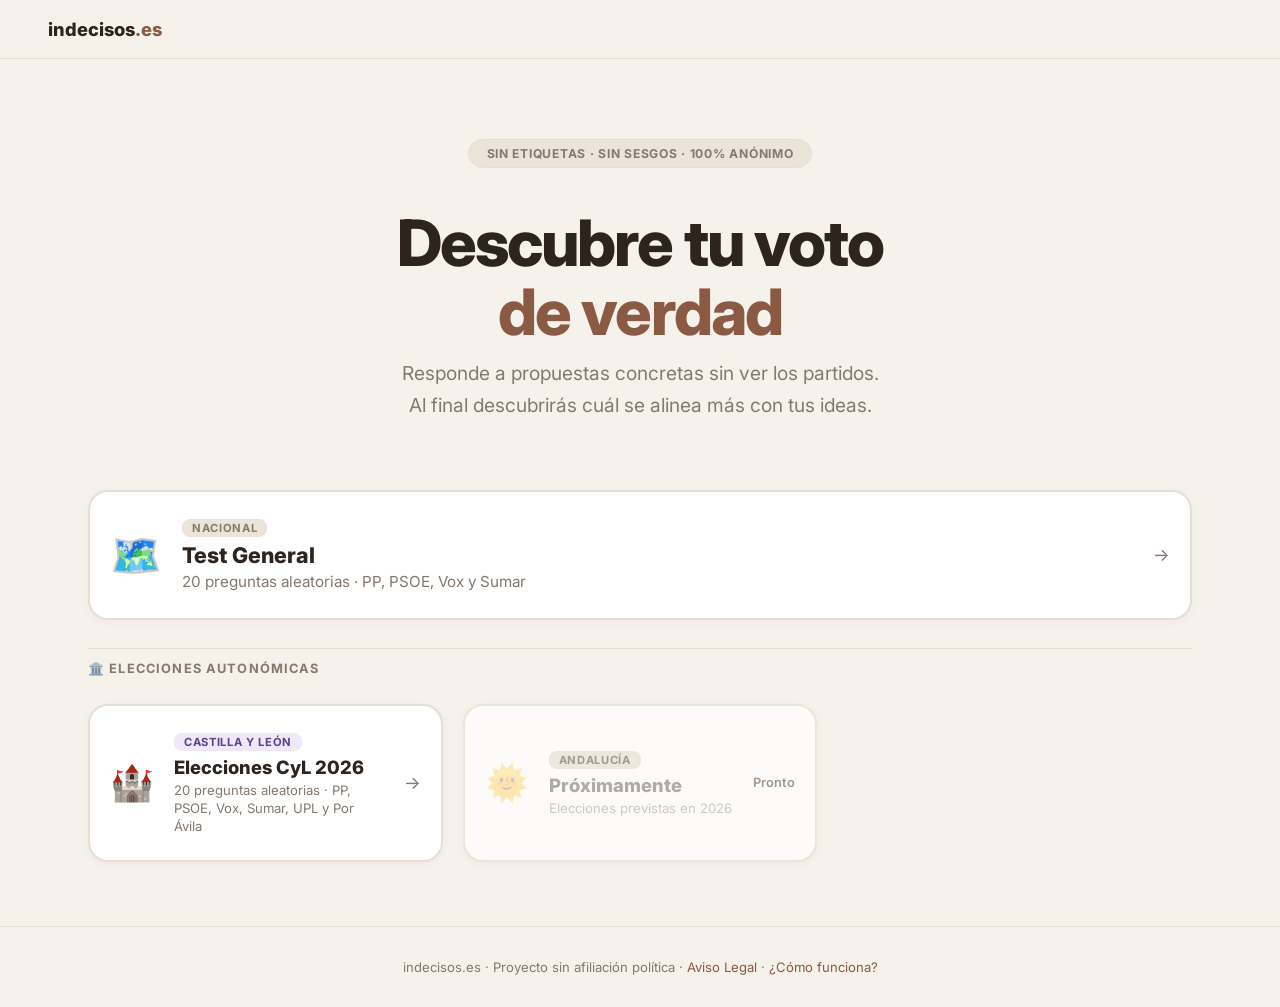
<file: index.html>
<!DOCTYPE html>
<html lang="es">
<head>
  <meta charset="UTF-8">
  <meta name="viewport" content="width=device-width, initial-scale=1.0">
  <title>indecisos.es — Orienta tu voto sin etiquetas</title>
  <link rel="preconnect" href="https://fonts.googleapis.com">
  <link href="https://fonts.googleapis.com/css2?family=Inter:wght@400;600;700;800&display=swap" rel="stylesheet">
  <link rel="icon" type="image/svg+xml" href="/favicon.svg">
  <link rel="icon" type="image/png" sizes="96x96" href="/favicon-96x96.png">
  <link rel="shortcut icon" href="/favicon.ico">
  <link rel="apple-touch-icon" sizes="180x180" href="/apple-touch-icon.png">
  <link rel="manifest" href="/site.webmanifest">
  <link rel="stylesheet" href="styles.css">
  <!-- SEO -->
  <meta name="description" content="Descubre qué partido político se alinea más con tus ideas. Responde a propuestas reales sin ver los partidos. 100% anónimo y gratuito.">
  <meta name="robots" content="index, follow">
  <link rel="canonical" href="https://indecisos.es/">
  <!-- Open Graph -->
  <meta property="og:type" content="website">
  <meta property="og:url" content="https://indecisos.es/">
  <meta property="og:title" content="indecisos.es — Descubre tu voto de verdad">
  <meta property="og:description" content="Responde a propuestas concretas sin ver los partidos. Al final descubrirás cuál se alinea más con tus ideas. 100% anónimo.">
  <meta property="og:image" content="https://indecisos.es/og-image.png">
  <meta property="og:locale" content="es_ES">
  <!-- Twitter Card -->
  <meta name="twitter:card" content="summary_large_image">
  <meta name="twitter:title" content="indecisos.es — Descubre tu voto de verdad">
  <meta name="twitter:description" content="Responde a propuestas concretas sin ver los partidos. 100% anónimo y gratuito.">
  <meta name="twitter:image" content="https://indecisos.es/og-image.png">
  <!-- Analytics: sustituir TU-DOMINIO por indecisos.es una vez configurado en plausible.io -->
  <script defer data-domain="indecisos.es" src="https://plausible.io/js/script.js"></script>
</head>
<body>

<nav class="site-nav">
  <a href="/" class="nav-logo">indecisos<span>.es</span></a>
</nav>

<section class="landing-hero">
  <span class="hero-badge">Sin etiquetas · Sin sesgos · 100% anónimo</span>
  <h1>Descubre tu voto<br><em>de verdad</em></h1>
  <p>Responde a propuestas concretas sin ver los partidos.<br>Al final descubrirás cuál se alinea más con tus ideas.</p>
</section>

<main class="landing-grid wrap">

<a href="generales/index.html" class="landing-card landing-card--nacional">
    <div class="lc-icon">🗺️</div>
    <div class="lc-body">
      <span class="lc-tag">Nacional</span>
      <h2 class="lc-title">Test General</h2>
      <p class="lc-desc">20 preguntas aleatorias · PP, PSOE, Vox y Sumar</p>
    </div>
    <span class="lc-arrow">→</span>
  </a>

  <div class="landing-section-title">
    <span>🏛️ Elecciones autonómicas</span>
  </div>

<a href="cyl/index.html" class="landing-card landing-card--cyl">
    <div class="lc-icon">🏰</div>
    <div class="lc-body">
      <span class="lc-tag lc-tag--cyl">Castilla y León</span>
      <h2 class="lc-title">Elecciones CyL 2026</h2>
      <p class="lc-desc">20 preguntas aleatorias · PP, PSOE, Vox, Sumar, UPL y Por Ávila</p>
    </div>
    <span class="lc-arrow">→</span>
  </a>

  <div class="landing-card landing-card--soon">
    <div class="lc-icon" style="opacity:0.4">🌞</div>
    <div class="lc-body">
      <span class="lc-tag">Andalucía</span>
      <h2 class="lc-title" style="opacity:0.5">Próximamente</h2>
      <p class="lc-desc" style="opacity:0.5">Elecciones previstas en 2026</p>
    </div>
    <span class="lc-coming">Pronto</span>
  </div>

</main>

<footer class="site-footer">
  <p>indecisos.es · Proyecto sin afiliación política · <a href="aviso-legal.html">Aviso Legal</a> · <a href="como-funciona.html">¿Cómo funciona?</a></p>
</footer>

<script>if("serviceWorker" in navigator){navigator.serviceWorker.register("/sw.js").catch(()=>{})}</script>
</body>
</html>
</file>
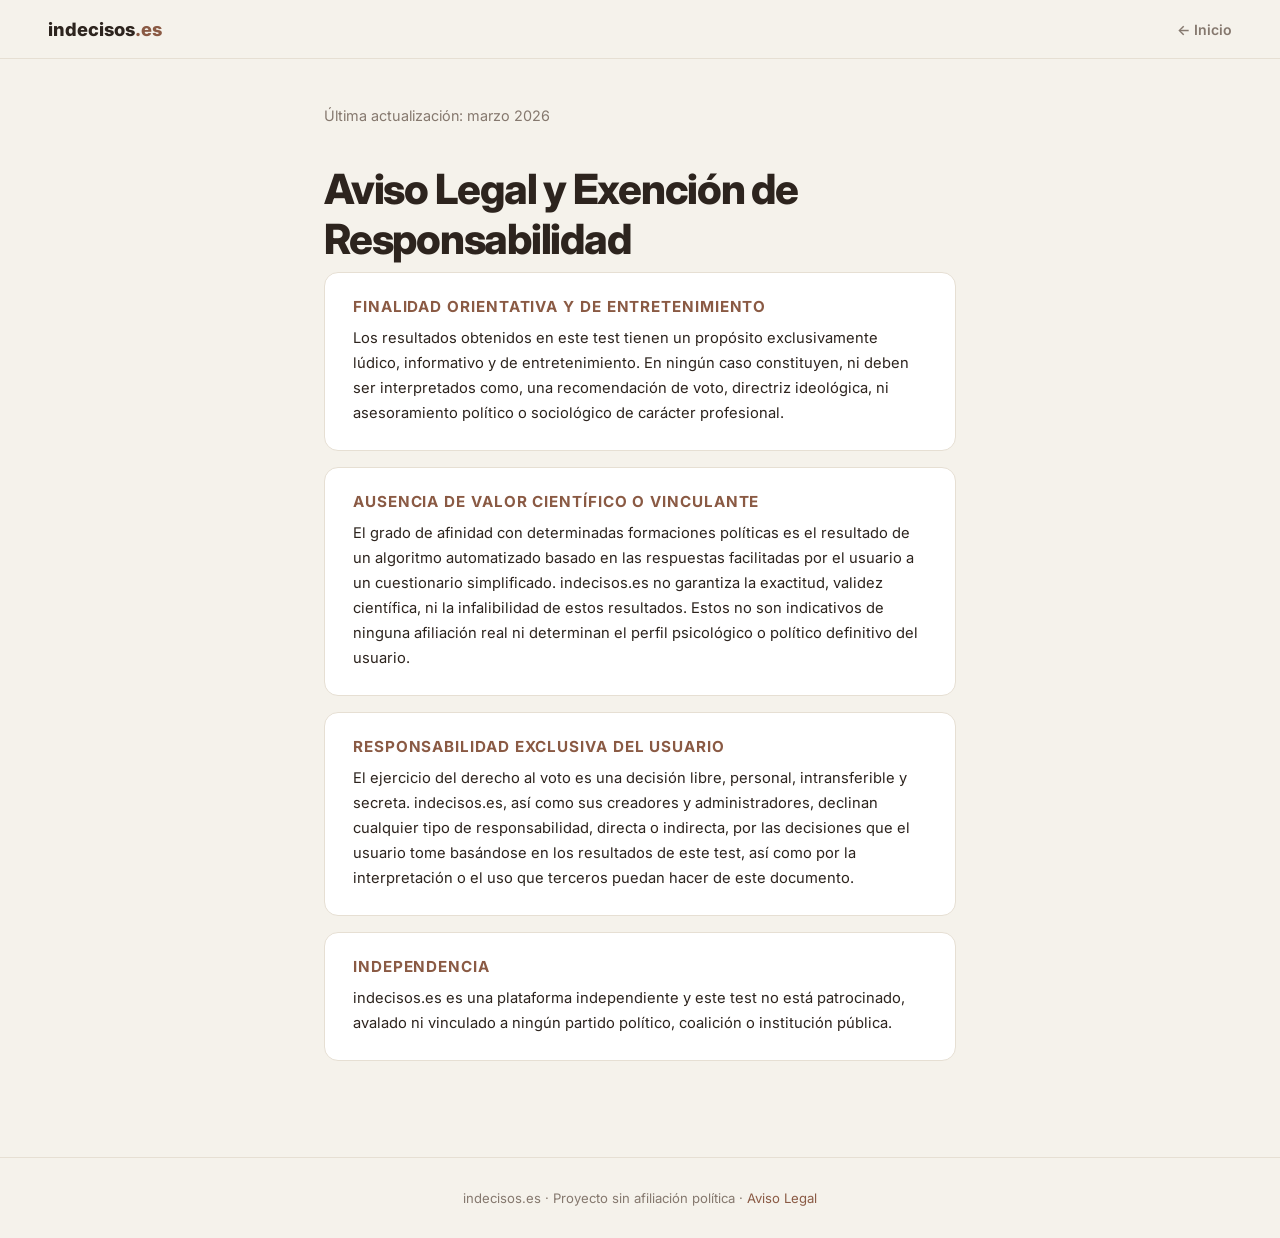
<file: aviso-legal.html>
<!DOCTYPE html>
<html lang="es">
<head>
  <meta charset="UTF-8">
  <meta name="viewport" content="width=device-width, initial-scale=1.0">
  <title>Aviso Legal — indecisos.es</title>
  <link rel="preconnect" href="https://fonts.googleapis.com">
  <link href="https://fonts.googleapis.com/css2?family=Inter:wght@400;600;700;800&display=swap" rel="stylesheet">
  <link rel="icon" type="image/svg+xml" href="/favicon.svg">
  <link rel="icon" type="image/png" sizes="96x96" href="/favicon-96x96.png">
  <link rel="shortcut icon" href="/favicon.ico">
  <link rel="apple-touch-icon" sizes="180x180" href="/apple-touch-icon.png">
  <link rel="manifest" href="/site.webmanifest">
  <link rel="stylesheet" href="styles.css">
  <style>
    .legal-wrap {
      max-width: 680px;
      margin: 0 auto;
      padding: 48px 24px 80px;
    }
    .legal-back {
      display: inline-block;
      font-size: 0.88rem;
      font-weight: 600;
      color: var(--muted);
      text-decoration: none;
      margin-bottom: 32px;
    }
    .legal-back:hover { color: var(--text); }
    .legal-title {
      font-size: clamp(1.8rem, 5vw, 2.6rem);
      font-weight: 800;
      letter-spacing: -0.03em;
      color: var(--text);
      margin-bottom: 8px;
    }
    .legal-subtitle {
      font-size: 0.9rem;
      color: var(--muted);
      margin-bottom: 40px;
    }
    .legal-section {
      background: var(--card);
      border: 1px solid var(--border);
      border-radius: 14px;
      padding: 24px 28px;
      margin-bottom: 16px;
    }
    .legal-section h2 {
      font-size: 0.95rem;
      font-weight: 700;
      color: var(--accent);
      text-transform: uppercase;
      letter-spacing: 0.06em;
      margin-bottom: 10px;
    }
    .legal-section p {
      font-size: 0.92rem;
      color: var(--text);
      line-height: 1.7;
    }
  </style>
  <!-- Analytics: sustituir TU-DOMINIO por indecisos.es una vez configurado en plausible.io -->
  <script defer data-domain="indecisos.es" src="https://plausible.io/js/script.js"></script>
</head>
<body>

<nav class="site-nav">
  <a href="index.html" class="nav-logo">indecisos<span>.es</span></a>
  <a href="index.html" class="nav-link">← Inicio</a>
</nav>

<div class="legal-wrap">
  <p class="legal-subtitle">Última actualización: marzo 2026</p>
  <h1 class="legal-title">Aviso Legal y Exención de Responsabilidad</h1>

  <div class="legal-section">
    <h2>Finalidad orientativa y de entretenimiento</h2>
    <p>Los resultados obtenidos en este test tienen un propósito exclusivamente lúdico, informativo y de entretenimiento. En ningún caso constituyen, ni deben ser interpretados como, una recomendación de voto, directriz ideológica, ni asesoramiento político o sociológico de carácter profesional.</p>
  </div>

  <div class="legal-section">
    <h2>Ausencia de valor científico o vinculante</h2>
    <p>El grado de afinidad con determinadas formaciones políticas es el resultado de un algoritmo automatizado basado en las respuestas facilitadas por el usuario a un cuestionario simplificado. indecisos.es no garantiza la exactitud, validez científica, ni la infalibilidad de estos resultados. Estos no son indicativos de ninguna afiliación real ni determinan el perfil psicológico o político definitivo del usuario.</p>
  </div>

  <div class="legal-section">
    <h2>Responsabilidad exclusiva del usuario</h2>
    <p>El ejercicio del derecho al voto es una decisión libre, personal, intransferible y secreta. indecisos.es, así como sus creadores y administradores, declinan cualquier tipo de responsabilidad, directa o indirecta, por las decisiones que el usuario tome basándose en los resultados de este test, así como por la interpretación o el uso que terceros puedan hacer de este documento.</p>
  </div>

  <div class="legal-section">
    <h2>Independencia</h2>
    <p>indecisos.es es una plataforma independiente y este test no está patrocinado, avalado ni vinculado a ningún partido político, coalición o institución pública.</p>
  </div>
</div>

<footer class="site-footer">
  <p>indecisos.es · Proyecto sin afiliación política · <a href="aviso-legal.html">Aviso Legal</a></p>
</footer>

</body>
</html>
</file>
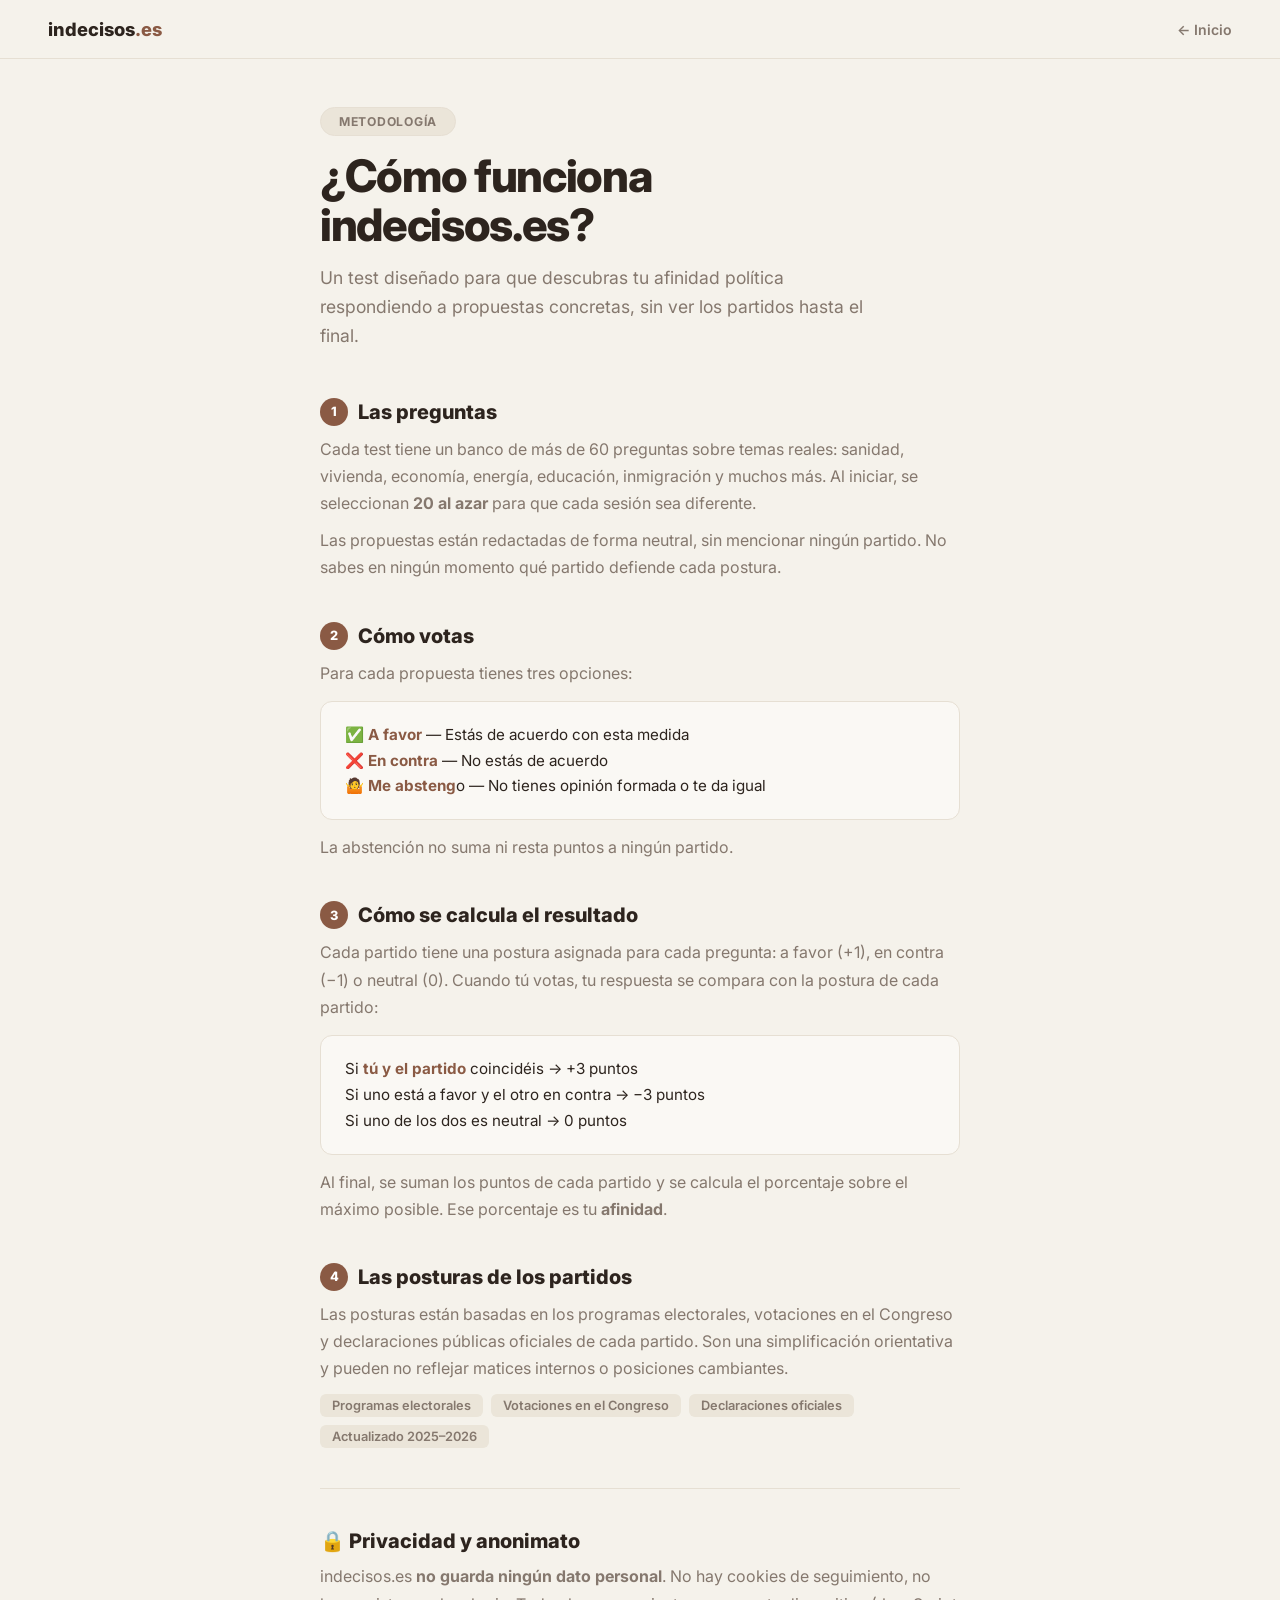
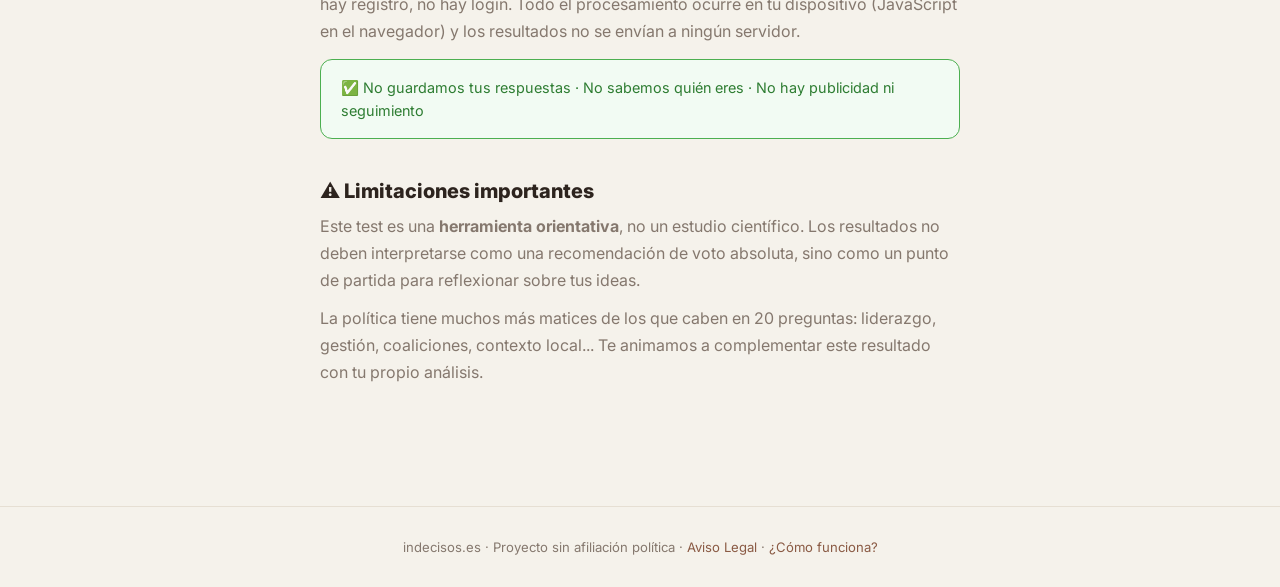
<file: como-funciona.html>
<!DOCTYPE html>
<html lang="es">
<head>
  <meta charset="UTF-8">
  <meta name="viewport" content="width=device-width, initial-scale=1.0">
  <title>¿Cómo funciona? — indecisos.es</title>
  <link rel="preconnect" href="https://fonts.googleapis.com">
  <link href="https://fonts.googleapis.com/css2?family=Inter:wght@400;600;700;800&display=swap" rel="stylesheet">
  <link rel="icon" type="image/svg+xml" href="/favicon.svg">
  <link rel="stylesheet" href="styles.css">
  <meta name="description" content="Cómo funciona indecisos.es: metodología del test, cómo se calcula el resultado y por qué es anónimo.">
  <style>
    .cf-wrap { max-width: 680px; margin: 0 auto; padding: 48px 20px 80px; }
    .cf-title { font-size: clamp(2rem, 5vw, 2.8rem); font-weight: 800; letter-spacing: -0.03em; margin-bottom: 12px; line-height: 1.1; }
    .cf-lead  { font-size: 1.1rem; color: var(--muted); line-height: 1.65; margin-bottom: 48px; max-width: 560px; }
    .cf-block { margin-bottom: 40px; }
    .cf-block h2 { font-size: 1.25rem; font-weight: 800; margin-bottom: 10px; display: flex; align-items: center; gap: 10px; }
    .cf-block p  { font-size: 1rem; color: var(--muted); line-height: 1.7; margin-bottom: 10px; }
    .cf-block p:last-child { margin-bottom: 0; }
    .cf-num { display: inline-flex; align-items: center; justify-content: center; width: 28px; height: 28px; background: var(--accent); color: white; border-radius: 50%; font-size: 0.8rem; font-weight: 800; flex-shrink: 0; }
    .cf-divider { border: none; border-top: 1px solid var(--border); margin: 40px 0; }
    .cf-formula { background: #FAF8F4; border: 1px solid var(--border); border-radius: 12px; padding: 20px 24px; margin: 14px 0; font-size: 0.95rem; color: var(--text); line-height: 1.7; }
    .cf-formula strong { color: var(--accent); }
    .cf-tag-row { display: flex; flex-wrap: wrap; gap: 8px; margin-top: 12px; }
    .cf-tag { background: #EBE5D9; border-radius: 6px; padding: 4px 12px; font-size: 0.8rem; font-weight: 600; color: var(--muted); }
    .cf-alert { background: #F2FBF3; border: 1px solid #4CAF50; border-radius: 12px; padding: 16px 20px; font-size: 0.9rem; color: #2E7D32; line-height: 1.6; margin-top: 14px; }
    @media (max-width: 599px) {
      .cf-wrap { padding: 32px 16px 60px; }
      .cf-lead { margin-bottom: 32px; font-size: 1rem; }
      .cf-block { margin-bottom: 28px; }
    }
  </style>
  <!-- Analytics: sustituir TU-DOMINIO por indecisos.es una vez configurado en plausible.io -->
  <script defer data-domain="indecisos.es" src="https://plausible.io/js/script.js"></script>
</head>
<body>

<nav class="site-nav">
  <a href="/" class="nav-logo">indecisos<span>.es</span></a>
  <a href="/" class="nav-link">← Inicio</a>
</nav>

<div class="cf-wrap">

  <p class="hero-badge" style="display:inline-block;margin-bottom:16px">Metodología</p>
  <h1 class="cf-title">¿Cómo funciona<br>indecisos.es?</h1>
  <p class="cf-lead">Un test diseñado para que descubras tu afinidad política respondiendo a propuestas concretas, sin ver los partidos hasta el final.</p>

  <div class="cf-block">
    <h2><span class="cf-num">1</span> Las preguntas</h2>
    <p>Cada test tiene un banco de más de 60 preguntas sobre temas reales: sanidad, vivienda, economía, energía, educación, inmigración y muchos más. Al iniciar, se seleccionan <strong>20 al azar</strong> para que cada sesión sea diferente.</p>
    <p>Las propuestas están redactadas de forma neutral, sin mencionar ningún partido. No sabes en ningún momento qué partido defiende cada postura.</p>
  </div>

  <div class="cf-block">
    <h2><span class="cf-num">2</span> Cómo votas</h2>
    <p>Para cada propuesta tienes tres opciones:</p>
    <div class="cf-formula">
      ✅ <strong>A favor</strong> — Estás de acuerdo con esta medida<br>
      ❌ <strong>En contra</strong> — No estás de acuerdo<br>
      🤷 <strong>Me absteng</strong>o — No tienes opinión formada o te da igual
    </div>
    <p>La abstención no suma ni resta puntos a ningún partido.</p>
  </div>

  <div class="cf-block">
    <h2><span class="cf-num">3</span> Cómo se calcula el resultado</h2>
    <p>Cada partido tiene una postura asignada para cada pregunta: a favor (+1), en contra (−1) o neutral (0). Cuando tú votas, tu respuesta se compara con la postura de cada partido:</p>
    <div class="cf-formula">
      Si <strong>tú y el partido</strong> coincidéis → +3 puntos<br>
      Si uno está a favor y el otro en contra → −3 puntos<br>
      Si uno de los dos es neutral → 0 puntos
    </div>
    <p>Al final, se suman los puntos de cada partido y se calcula el porcentaje sobre el máximo posible. Ese porcentaje es tu <strong>afinidad</strong>.</p>
  </div>

  <div class="cf-block">
    <h2><span class="cf-num">4</span> Las posturas de los partidos</h2>
    <p>Las posturas están basadas en los programas electorales, votaciones en el Congreso y declaraciones públicas oficiales de cada partido. Son una simplificación orientativa y pueden no reflejar matices internos o posiciones cambiantes.</p>
    <div class="cf-tag-row">
      <span class="cf-tag">Programas electorales</span>
      <span class="cf-tag">Votaciones en el Congreso</span>
      <span class="cf-tag">Declaraciones oficiales</span>
      <span class="cf-tag">Actualizado 2025–2026</span>
    </div>
  </div>

  <hr class="cf-divider">

  <div class="cf-block">
    <h2>🔒 Privacidad y anonimato</h2>
    <p>indecisos.es <strong>no guarda ningún dato personal</strong>. No hay cookies de seguimiento, no hay registro, no hay login. Todo el procesamiento ocurre en tu dispositivo (JavaScript en el navegador) y los resultados no se envían a ningún servidor.</p>
    <div class="cf-alert">✅ No guardamos tus respuestas · No sabemos quién eres · No hay publicidad ni seguimiento</div>
  </div>

  <div class="cf-block">
    <h2>⚠️ Limitaciones importantes</h2>
    <p>Este test es una <strong>herramienta orientativa</strong>, no un estudio científico. Los resultados no deben interpretarse como una recomendación de voto absoluta, sino como un punto de partida para reflexionar sobre tus ideas.</p>
    <p>La política tiene muchos más matices de los que caben en 20 preguntas: liderazgo, gestión, coaliciones, contexto local... Te animamos a complementar este resultado con tu propio análisis.</p>
  </div>

</div>

<footer class="site-footer">
  <p>indecisos.es · Proyecto sin afiliación política · <a href="aviso-legal.html">Aviso Legal</a> · <a href="como-funciona.html">¿Cómo funciona?</a></p>
</footer>

</body>
</html>
</file>
<file: styles.css>
/* ══════════════════════════════════════════════
   indecisos.es — styles.css (v5 — limpio y definitivo)
   ══════════════════════════════════════════════ */

/* ── VARIABLES ── */
:root {
  --psoe:         #FF0000;
  --sumar:        #E91E8C;
  --pp:           #0056A2;
  --vox:          #63BE21;
  --bg:           #F5F2EB;
  --card:         #FFFFFF;
  --border:       #E6DFD3;
  --text:         #2D241E;
  --muted:        #85786E;
  --accent:       #8A5A44;
  --accent-hover: #734A36;
  --space-xs:  8px;
  --space-sm:  12px;
  --space-md:  20px;
  --space-lg:  32px;
  --space-xl:  48px;
  --space-2xl: 64px;
  --radius-sm:   8px;
  --radius-md:  12px;
  --radius-lg:  16px;
  --radius-xl:  20px;
  --radius-pill: 100px;
}

/* ── RESET ── */
*, *::before, *::after { box-sizing: border-box; margin: 0; padding: 0; }

body {
  font-family: 'Inter', sans-serif;
  background: var(--bg);
  color: var(--text);
  min-height: 100vh;
  overflow-x: hidden;
  -webkit-font-smoothing: antialiased;
}

/* ══════════════════════════════════════════════
   NAVEGACIÓN
   ══════════════════════════════════════════════ */
.site-nav {
  display: flex;
  align-items: center;
  justify-content: space-between;
  padding: 16px var(--space-md);
  border-bottom: 1px solid var(--border);
}
.nav-logo { font-weight: 800; font-size: 1.05rem; color: var(--text); text-decoration: none; }
.nav-logo span { color: var(--accent); }
.nav-link { font-size: 0.88rem; font-weight: 600; color: var(--muted); text-decoration: none; }
.nav-link:hover { color: var(--text); }

/* ══════════════════════════════════════════════
   LANDING — HERO
   ══════════════════════════════════════════════ */
.landing-hero {
  text-align: center;
  padding: var(--space-2xl) var(--space-md) var(--space-lg);
  max-width: 860px;
  margin: 0 auto;
}
.landing-hero h1 {
  font-size: clamp(2.6rem, 7vw, 4.8rem);
  font-weight: 800; line-height: 1.08; letter-spacing: -0.03em;
  margin: var(--space-md) 0 var(--space-sm);
}
.landing-hero h1 em { font-style: normal; color: var(--accent); }
.landing-hero p {
  font-size: 1.1rem; color: var(--muted);
  max-width: 520px; margin: 0 auto var(--space-md); line-height: 1.65;
}
.hero-badge {
  display: inline-block; background: #EBE5D9; border: 1px solid var(--border);
  border-radius: var(--radius-pill); padding: 6px 18px;
  font-size: 0.76rem; font-weight: 700; letter-spacing: 0.06em;
  color: var(--muted); text-transform: uppercase; margin-bottom: var(--space-md);
}

/* ══════════════════════════════════════════════
   LANDING — GRID DE TESTS
   ══════════════════════════════════════════════ */
.wrap { max-width: 960px; margin: 0 auto; padding: 0 var(--space-md) var(--space-2xl); }
.landing-grid { display: grid; grid-template-columns: 1fr; gap: var(--space-sm); padding-bottom: var(--space-2xl); }
.landing-section-title {
  grid-column: 1 / -1; display: flex; align-items: center;
  padding: var(--space-sm) 0 var(--space-xs); font-size: 0.8rem; font-weight: 700;
  color: var(--muted); text-transform: uppercase; letter-spacing: 0.09em;
  border-top: 1px solid var(--border); margin-top: var(--space-xs);
}
.landing-card {
  position: relative; display: flex; align-items: center; gap: var(--space-md);
  background: var(--card); border: 2px solid var(--border); border-radius: var(--radius-lg);
  padding: var(--space-md) 20px; text-decoration: none; color: var(--text);
  transition: transform 0.2s, box-shadow 0.2s, border-color 0.2s;
  box-shadow: 0 2px 8px rgba(45,36,30,0.04); overflow: hidden;
}
.landing-card:not(.landing-card--soon):hover { transform: translateY(-2px); box-shadow: 0 8px 24px rgba(45,36,30,0.10); }
.landing-card--cyl:hover     { border-color: #7B5EA7; }
.landing-card--nacional:hover { border-color: var(--accent); }
.landing-card--soon { cursor: default; opacity: 0.72; }
.lc-urgente-badge {
  position: absolute; top: 10px; right: 10px;
  background: #FFECEC; color: #C0392B; border: 1px solid #FFCDD2;
  border-radius: var(--radius-sm); padding: 3px 8px; font-size: 0.62rem; font-weight: 700;
  animation: pulse 1.8s ease-in-out infinite;
}
@keyframes pulse { 0%,100%{opacity:1} 50%{opacity:0.55} }
.lc-icon  { font-size: 2rem; flex-shrink: 0; }
.lc-body  { flex: 1; min-width: 0; }
.lc-tag {
  display: inline-block; background: #EBE5D9; color: var(--muted);
  border-radius: var(--radius-sm); padding: 2px 10px; font-size: 0.7rem; font-weight: 700;
  text-transform: uppercase; letter-spacing: 0.06em; margin-bottom: 5px;
}
.lc-tag--cyl { background: #EEE8F7; color: #5D3F8F; }
.lc-title { font-size: 1.05rem; font-weight: 800; margin-bottom: 3px; }
.lc-desc  { font-size: 0.82rem; color: var(--muted); line-height: 1.4; }
.lc-date  { font-size: 0.78rem; color: var(--accent); font-weight: 600; margin-top: 4px; }
.lc-arrow { font-size: 1.1rem; color: var(--muted); flex-shrink: 0; }
.lc-coming { font-size: 0.8rem; font-weight: 600; color: var(--muted); white-space: nowrap; }

/* ══════════════════════════════════════════════
   FOOTER
   ══════════════════════════════════════════════ */
.site-footer {
  text-align: center; padding: var(--space-lg) var(--space-md);
  border-top: 1px solid var(--border); font-size: 0.82rem; color: var(--muted);
}
.site-footer a { color: var(--accent); text-decoration: none; }
.site-footer a:hover { text-decoration: underline; }

/* ══════════════════════════════════════════════
   TEST — HERO DE INICIO
   ══════════════════════════════════════════════ */
.hero {
  text-align: center; padding: var(--space-2xl) var(--space-md) var(--space-xl);
  max-width: 700px; margin: 0 auto;
}
.hero h1 {
  font-size: clamp(2.2rem, 6vw, 3.6rem); font-weight: 800;
  line-height: 1.1; letter-spacing: -0.03em; color: var(--text); margin-bottom: var(--space-sm);
}
.hero p { font-size: 1.05rem; color: var(--muted); max-width: 480px; margin: 0 auto var(--space-lg); line-height: 1.65; }
.how-it-works {
  display: flex; gap: var(--space-sm); justify-content: center;
  flex-wrap: wrap; margin: 0 auto var(--space-lg); max-width: 560px;
}
.how-step {
  background: var(--card); border: 1px solid var(--border); border-radius: var(--radius-md);
  padding: var(--space-sm) var(--space-md); font-size: 0.85rem; color: var(--text);
  max-width: 170px; min-width: 130px; text-align: center; line-height: 1.5;
  box-shadow: 0 2px 8px rgba(45,36,30,0.04);
}
.step-icon { display: block; margin: 0 auto var(--space-xs); font-size: 1.5rem; color: var(--accent); }
.step-icon svg { width: 26px; height: 26px; }
.btn-start {
  display: block; width: 100%; max-width: 360px; margin: 0 auto;
  background: var(--accent); border: none; border-radius: var(--radius-md); padding: 16px;
  font-family: inherit; font-size: 1.05rem; font-weight: 700; color: white;
  cursor: pointer; box-shadow: 0 4px 14px rgba(138,90,68,0.28); transition: background 0.2s, transform 0.2s;
}
.btn-start:hover { background: var(--accent-hover); transform: translateY(-1px); }
.start-sub { text-align: center; color: var(--muted); font-size: 0.8rem; margin-top: var(--space-sm); }

/* ══════════════════════════════════════════════
   TEST — CARD + PROGRESO
   ══════════════════════════════════════════════ */
.card {
  background: var(--card); border: 1px solid var(--border); border-radius: var(--radius-lg);
  padding: var(--space-lg); box-shadow: 0 8px 24px -4px rgba(45,36,30,0.07);
}
.progress-wrap { display: flex; align-items: center; gap: var(--space-sm); margin-bottom: var(--space-lg); }
.progress-track { flex: 1; height: 6px; background: #EBE5D9; border-radius: 10px; overflow: hidden; }
.progress-fill { height: 100%; background: var(--accent); border-radius: 10px; transition: width 0.5s ease, background-color 0.4s ease; }
.progress-label { font-size: 0.85rem; color: var(--muted); font-weight: 600; white-space: nowrap; min-width: 54px; text-align: right; }

/* ── Pregunta ── */
.topic-chip {
  display: inline-block; background: #EBE5D9; border: 1px solid var(--border);
  color: var(--muted); border-radius: var(--radius-sm); padding: 4px 12px;
  font-size: 0.73rem; font-weight: 700; letter-spacing: 0.05em; text-transform: uppercase;
  margin-bottom: var(--space-sm); transition: background 0.3s, color 0.3s, border-color 0.3s;
}
.proposal-box {
  background: #FAF8F4; border: 1px solid var(--border); border-radius: var(--radius-md);
  padding: var(--space-md) 22px; margin-bottom: var(--space-lg);
}
.proposal-text { font-size: 1.15rem; font-weight: 600; line-height: 1.6; color: var(--text); }

/* ── Botones de voto ── */
.vote-grid { display: grid; grid-template-columns: repeat(3,1fr); gap: var(--space-sm); }
.vote-btn {
  background: #FAF8F4; border: 2px solid var(--border); border-radius: var(--radius-md);
  padding: 18px var(--space-xs); text-align: center; font-family: inherit; cursor: pointer;
  transition: border-color 0.2s, background 0.2s, transform 0.15s;
  display: flex; flex-direction: column; align-items: center; gap: 7px; color: var(--text);
}
.vote-btn:hover { border-color: #D4C9B8; background: #F5F2EB; }
.vote-btn:active { transform: scale(0.97); }
.v-icon { display: flex; align-items: center; justify-content: center; color: var(--muted); transition: transform 0.2s, color 0.2s; }
.v-icon svg { width: 28px; height: 28px; }
.vote-btn:hover .v-icon svg { transform: scale(1.15); }
.v-label { font-size: 0.88rem; font-weight: 700; line-height: 1.2; }
.v-sub   { font-size: 0.73rem; color: var(--muted); }
.vote-btn.agree.selected   { border-color: #4CAF50; background: #F2FBF3; }
.vote-btn.agree.selected .v-icon, .vote-btn.agree.selected .v-label { color: #2E7D32; }
.vote-btn.against.selected { border-color: #E53935; background: #FEF4F4; }
.vote-btn.against.selected .v-icon, .vote-btn.against.selected .v-label { color: #C62828; }
.vote-btn.abstain.selected { border-color: #FB8C00; background: #FFF8F0; }
.vote-btn.abstain.selected .v-icon, .vote-btn.abstain.selected .v-label { color: #E65100; }
@keyframes voteBounce { 0%{transform:scale(1)} 35%{transform:scale(1.07)} 65%{transform:scale(0.97)} 100%{transform:scale(1)} }
.vote-btn.bounce { animation: voteBounce 0.32s cubic-bezier(0.34,1.56,0.64,1) both; }

/* ── Navegación prev/next ── */
.nav { display: flex; gap: var(--space-sm); margin-top: var(--space-lg); }
.btn-prev {
  background: #FAF8F4; border: 1px solid var(--border); border-radius: var(--radius-md);
  padding: 13px var(--space-md); font-family: inherit; font-size: 0.9rem;
  font-weight: 600; color: var(--muted); cursor: pointer; transition: background 0.2s, color 0.2s; white-space: nowrap;
}
.btn-prev:hover { background: #EBE5D9; color: var(--text); }
.btn-next {
  flex: 1; background: var(--accent); border: none; border-radius: var(--radius-md);
  padding: 14px; font-family: inherit; font-size: 0.97rem; font-weight: 700; color: white;
  cursor: pointer; transition: background 0.2s, transform 0.2s; box-shadow: 0 4px 12px rgba(138,90,68,0.22);
}
.btn-next:hover:not(:disabled) { transform: translateY(-1px); background: var(--accent-hover); }
.btn-next:disabled { opacity: 0.38; cursor: not-allowed; transform: none; box-shadow: none; background: var(--muted); }

/* ══════════════════════════════════════════════
   RESULTADOS
   ══════════════════════════════════════════════ */
.results-header { text-align: center; margin-bottom: var(--space-lg); }
.results-header .badge {
  display: inline-block; background: #EBE5D9; border: 1px solid var(--border);
  border-radius: var(--radius-pill); padding: 5px 16px; font-size: 0.74rem; font-weight: 700;
  color: var(--muted); letter-spacing: 0.05em; text-transform: uppercase; margin-bottom: var(--space-sm);
}
.results-header h2 { font-size: 1.8rem; font-weight: 800; letter-spacing: -0.02em; color: var(--text); }
.results-list { display: grid; gap: var(--space-sm); }

/* Tarjeta ganador */
.result-winner-card {
  text-align: center; padding: var(--space-lg) var(--space-md); margin-bottom: var(--space-lg);
  border-radius: var(--radius-lg); border: 2px solid var(--border);
  background: linear-gradient(160deg, #FDFCF9 0%, #F5F2EB 100%); position: relative; overflow: hidden;
}
.result-winner-card::before {
  content: ''; position: absolute; top: 0; left: 0; right: 0; height: 4px;
  background: var(--winner-color, var(--accent)); border-radius: var(--radius-lg) var(--radius-lg) 0 0;
}
.result-winner-logo {
  width: 72px; height: 72px; background: white; border: 2px solid var(--border);
  border-radius: var(--radius-lg); overflow: hidden; display: flex; align-items: center;
  justify-content: center; margin: 0 auto var(--space-sm); padding: 8px; box-shadow: 0 4px 16px rgba(45,36,30,0.1);
}
.result-winner-logo img { width: 100%; height: 100%; object-fit: contain; }
.result-winner-name { font-size: 1.6rem; font-weight: 800; letter-spacing: -0.02em; margin-bottom: 4px; }
.result-winner-pct  { font-size: 3rem; font-weight: 800; letter-spacing: -0.04em; line-height: 1; margin: var(--space-xs) 0 4px; }
.result-winner-msg  { font-size: 0.88rem; color: var(--muted); margin-top: var(--space-xs); }

/* Filas partidos */
.result-row {
  display: flex; align-items: center; gap: var(--space-md);
  background: #FAF8F4; border: 1px solid var(--border); border-radius: var(--radius-md);
  padding: var(--space-sm) var(--space-md); position: relative; overflow: hidden;
  opacity: 0; transform: translateY(14px);
  transition: opacity 0.4s ease, transform 0.4s ease, border-color 0.3s;
}
.result-row.visible { opacity: 1; transform: translateY(0); }
.result-row.top { border-width: 2px; background: var(--card); box-shadow: 0 4px 14px rgba(45,36,30,0.06); }
.result-logo-big {
  width: 46px; height: 46px; min-width: 46px; background: var(--card);
  border: 1px solid var(--border); border-radius: var(--radius-sm);
  display: flex; align-items: center; justify-content: center; padding: 5px; overflow: hidden;
}
.result-logo-big img { width: 100%; height: 100%; object-fit: contain; }
.logo-initial {
  width: 100%; height: 100%; display: flex; align-items: center; justify-content: center;
  font-weight: 800; font-size: 1rem; color: white; border-radius: 6px;
}
.result-info { flex: 1; min-width: 0; }
.result-name-row { display: flex; align-items: center; gap: var(--space-xs); margin-bottom: 7px; }
.r-name { font-weight: 700; font-size: 0.98rem; color: var(--text); }
.top-badge {
  background: #F4E8D6; color: #8A5A44; border: 1px solid #E6D2B5;
  border-radius: 6px; padding: 2px 7px; font-size: 0.62rem; font-weight: 700; text-transform: uppercase;
}
.result-bar-bg { height: 8px; background: #EBE5D9; border-radius: 10px; overflow: hidden; }
.result-bar-fill { height: 100%; border-radius: 10px; transition: width 1.2s ease-out; }
.result-pct { font-size: 1.15rem; font-weight: 800; min-width: 52px; text-align: right; letter-spacing: -0.02em; }

.disclaimer { font-size: 0.8rem; color: var(--muted); text-align: center; margin-top: var(--space-lg); line-height: 1.65; }
.section-divider { border: none; border-top: 1px solid var(--border); margin: var(--space-lg) 0; }
.snapshot-footer {
  text-align: center; font-size: 0.73rem; font-weight: 700; color: var(--muted);
  letter-spacing: 0.08em; text-transform: uppercase; margin-top: var(--space-lg);
  padding-top: var(--space-sm); border-top: 1px solid var(--border);
}
.btn-restart {
  width: 100%; background: #FAF8F4; border: 1px solid var(--border); border-radius: var(--radius-md);
  padding: 14px; font-family: inherit; font-size: 0.95rem; font-weight: 600; color: var(--text);
  cursor: pointer; margin-top: var(--space-md); transition: background 0.2s;
}
.btn-restart:hover { background: #EBE5D9; }

/* ── DESGLOSE POR TEMAS ── */
.topic-breakdown {
  background: var(--card);
  border: 1px solid var(--border);
  border-radius: var(--radius-lg);
  padding: var(--space-md);
  margin-top: var(--space-sm);
}
.tb-title {
  font-size: 0.78rem;
  font-weight: 700;
  text-transform: uppercase;
  letter-spacing: 0.07em;
  color: var(--muted);
  margin-bottom: var(--space-sm);
}
.tb-grid {
  display: grid;
  grid-template-columns: 1fr 1fr;
  gap: 8px;
}
.tb-item {
  display: flex;
  flex-direction: column;
  gap: 4px;
  background: #FAF8F4;
  border-radius: var(--radius-sm);
  padding: 10px 12px;
}
.tb-topic {
  display: inline-block;
  border-radius: 4px;
  border: 1px solid;
  padding: 2px 8px;
  font-size: 0.68rem;
  font-weight: 700;
  text-transform: uppercase;
  letter-spacing: 0.05em;
  align-self: flex-start;
}
.tb-party {
  font-size: 0.88rem;
  color: var(--muted);
}
.tb-party strong { font-weight: 800; }
.tb-note {
  font-size: 0.73rem;
  color: var(--muted);
  text-align: center;
  margin-top: var(--space-xs);
}

/* ── ACCESIBILIDAD: foco visible en botones de voto ── */
.vote-btn:focus-visible {
  outline: 3px solid var(--accent);
  outline-offset: 2px;
}
.btn-next:focus-visible,
.btn-prev:focus-visible,
.btn-start:focus-visible {
  outline: 3px solid var(--accent);
  outline-offset: 2px;
}

/* ── HINT TECLADO ── */
.keyboard-hint {
  text-align: center;
  font-size: 0.72rem;
  color: var(--muted);
  margin-top: 10px;
  opacity: 0.7;
}
.keyboard-hint kbd {
  display: inline-block;
  background: #EBE5D9;
  border: 1px solid #D4C9B8;
  border-radius: 4px;
  padding: 1px 5px;
  font-size: 0.68rem;
  font-family: inherit;
}

/* Descargar */
.download-actions { display: flex; gap: var(--space-sm); margin-top: var(--space-md); flex-wrap: wrap; }
.btn-download {
  flex: 1; min-width: 140px; background: var(--card); border: 1.5px solid var(--border);
  border-radius: var(--radius-md); padding: 13px var(--space-md); font-family: inherit;
  font-size: 0.9rem; font-weight: 600; color: var(--text); cursor: pointer;
  transition: background 0.2s, border-color 0.2s, transform 0.2s; text-align: center;
}
.btn-download:hover:not(:disabled) { background: #EBE5D9; border-color: var(--accent); transform: translateY(-1px); }
.btn-download:disabled { opacity: 0.5; cursor: wait; }

/* Compartir */
.share-actions { display: flex; gap: var(--space-sm); margin-top: var(--space-md); flex-wrap: wrap; }
.btn-share {
  flex: 1; min-width: 120px; display: flex; align-items: center; justify-content: center; gap: 7px;
  border: none; border-radius: var(--radius-md); padding: 13px var(--space-sm);
  font-family: inherit; font-size: 0.88rem; font-weight: 700; cursor: pointer;
  transition: background 0.2s, transform 0.2s; text-decoration: none;
}
.btn-share--whatsapp { background: #25D366; color: white; }
.btn-share--whatsapp:hover { background: #1dba59; transform: translateY(-1px); }
.btn-share--twitter  { background: #000; color: white; }
.btn-share--twitter:hover  { background: #222; transform: translateY(-1px); }
.btn-share--copy { background: var(--card); color: var(--text); border: 1.5px solid var(--border); }
.btn-share--copy:hover { background: #EBE5D9; transform: translateY(-1px); }

/* Donaciones */
.donation-section {
  margin-top: var(--space-md); background: var(--card); border: 1.5px solid var(--border);
  border-radius: var(--radius-lg); padding: var(--space-lg); text-align: center;
}
.donation-icon { font-size: 2rem; display: block; margin-bottom: var(--space-xs); }
.donation-title { font-size: 1.05rem; font-weight: 800; color: var(--text); margin-bottom: 6px; letter-spacing: -0.02em; }
.donation-desc { font-size: 0.86rem; color: var(--muted); line-height: 1.65; max-width: 400px; margin: 0 auto var(--space-md); }
.donation-buttons { display: flex; gap: var(--space-sm); justify-content: center; flex-wrap: wrap; }
.btn-donate {
  display: inline-flex; align-items: center; gap: 8px; padding: 13px var(--space-md);
  border-radius: var(--radius-md); font-family: inherit; font-size: 0.9rem; font-weight: 700;
  text-decoration: none; cursor: pointer; border: none; transition: background 0.2s, transform 0.2s; white-space: nowrap;
}
.btn-donate--paypal { background: #003087; color: #fff; }
.btn-donate--paypal:hover { background: #001f5c; transform: translateY(-1px); }
.btn-donate--stripe { background: #635BFF; color: #fff; }
.btn-donate--stripe:hover { background: #4f47e0; transform: translateY(-1px); }
.donation-note { font-size: 0.75rem; color: var(--muted); margin-top: var(--space-sm); }

/* Badge siempre en bloque, centrado */
.hero .hero-badge { display: block; margin-bottom: 18px; }
.hidden { display: none !important; }
.fade-in { animation: fadeUp 0.4s ease-out both; }
@keyframes fadeUp { from { opacity:0; transform:translateY(12px); } to { opacity:1; transform:translateY(0); } }

/* ══════════════════════════════════════════════
   TABLET (≥ 600px)
   ══════════════════════════════════════════════ */
@media (min-width: 600px) {
  .landing-grid { grid-template-columns: repeat(2, 1fr); }
  .landing-card--nacional { grid-column: 1 / -1; }
}

/* ══════════════════════════════════════════════
   DESKTOP (≥ 960px)
   ══════════════════════════════════════════════ */
@media (min-width: 960px) {
  .site-nav { padding: 18px var(--space-xl); max-width: 100%; }
  .nav-logo { font-size: 1.15rem; }

  .landing-hero { padding: 80px var(--space-xl) var(--space-xl); max-width: 1200px; }
  .landing-hero h1 { font-size: clamp(3.2rem, 5vw, 5.2rem); }
  .landing-hero p { font-size: 1.2rem; max-width: 620px; }

  .wrap { max-width: 1200px; padding: 0 var(--space-xl) var(--space-2xl); }
  .landing-grid { grid-template-columns: repeat(3, 1fr); gap: var(--space-md); }
  .landing-card--nacional { grid-column: 1 / -1; padding: var(--space-lg); }
  .landing-card--nacional .lc-icon { font-size: 2.6rem; }
  .landing-card--nacional .lc-title { font-size: 1.35rem; }
  .landing-card--nacional .lc-desc { font-size: 0.95rem; }
  .landing-card { padding: 24px var(--space-md); border-radius: var(--radius-xl); min-height: 130px; }
  .lc-title { font-size: 1.15rem; }
  .lc-icon  { font-size: 2.2rem; }

  .hero { padding: 72px var(--space-xl) var(--space-xl); max-width: 820px; }
  .hero h1 { font-size: clamp(2.6rem, 4vw, 3.8rem); }
  .hero p  { font-size: 1.1rem; max-width: 580px; }
  .how-it-works { max-width: 660px; gap: var(--space-md); }
  .how-step { max-width: 200px; padding: var(--space-sm) var(--space-md); }
  .btn-start { max-width: 400px; padding: 18px; font-size: 1.1rem; }

  #step-quiz.wrap, #step-results.wrap { max-width: 1060px; padding: var(--space-lg) var(--space-xl) var(--space-2xl); }
  #step-quiz .card {
    display: grid; grid-template-columns: 1fr 1fr;
    column-gap: var(--space-xl); padding: var(--space-xl);
  }
  #step-quiz .progress-wrap { grid-column: 1 / -1; }
  #step-quiz .topic-chip    { grid-column: 1; grid-row: 2; align-self: start; }
  #step-quiz .proposal-box  { grid-column: 1; grid-row: 3; margin-top: var(--space-sm); margin-bottom: 0; }
  #step-quiz .vote-grid     { grid-column: 2; grid-row: 2 / 5; align-self: center; grid-template-columns: 1fr; gap: var(--space-sm); }
  #step-quiz .vote-btn      { flex-direction: row; padding: var(--space-md); text-align: left; gap: var(--space-sm); justify-content: flex-start; }
  #step-quiz .v-icon        { margin-bottom: 0; }
  #step-quiz .v-label       { font-size: 1rem; }
  #step-quiz .nav           { grid-column: 1 / -1; margin-top: var(--space-xl); }

  #step-results .card { padding: var(--space-xl); }
  #step-results .results-list { grid-template-columns: 1fr 1fr; gap: var(--space-sm); }
  #step-results .result-row.top { grid-column: 1 / -1; }
  .result-winner-card  { padding: var(--space-xl) var(--space-lg); }
  .result-winner-pct   { font-size: 3.6rem; }
  .result-winner-name  { font-size: 2rem; }
  .result-winner-logo  { width: 86px; height: 86px; }
  .proposal-text       { font-size: 1.2rem; }
  .result-row          { padding: var(--space-sm) var(--space-md); }
  .btn-download, .btn-share { font-size: 0.95rem; padding: 14px var(--space-md); }
  .site-footer { padding: var(--space-lg) var(--space-xl); }
}

/* ══════════════════════════════════════════════
   MÓVIL (≤ 599px)
   ══════════════════════════════════════════════ */
@media (max-width: 599px) {

  /* ── CONSTANTE DE MARGEN LATERAL MÓVIL ── */
  /* Todos los elementos usan 16px de margen del borde de pantalla */

  /* NAV */
  .site-nav { padding: 14px 16px; }

  /* LANDING HERO */
  .landing-hero { padding: 40px 20px 28px; max-width: 100%; }
  .landing-hero h1 { font-size: clamp(2.2rem, 10vw, 3rem); margin: 12px 0 14px; }
  .landing-hero p  { font-size: 0.98rem; max-width: 100%; }

  /* WRAP — margen lateral base */
  .wrap { padding: 0 16px 48px; }

  /* LANDING GRID — padding lateral explícito para que las cards no toquen el borde */
  .landing-grid {
    grid-template-columns: 1fr;
    gap: 12px;
    padding: 0 16px 48px;
  }
  .landing-card--nacional,
  .landing-card--cyl,
  .landing-card--soon { grid-column: 1 / -1; }

  /* CARDS DE LA LANDING */
  .landing-card {
    flex-direction: row;
    align-items: center;
    padding: 18px 16px;
    min-height: auto;
    border-radius: 16px;
    gap: 14px;
  }
  .lc-icon  { font-size: 1.8rem; flex-shrink: 0; }
  .lc-title { font-size: 0.97rem; }
  .lc-desc  { font-size: 0.78rem; line-height: 1.45; }
  .lc-tag   { font-size: 0.66rem; margin-bottom: 4px; }

  /* HERO DEL TEST */
  .hero { padding: 28px 16px 24px; }
  .hero-badge { font-size: 0.72rem; padding: 5px 14px; margin-bottom: 10px; }
  .hero h1 { font-size: clamp(1.9rem, 9vw, 2.4rem); margin-bottom: 8px; }
  .hero p  { font-size: 0.95rem; margin-bottom: 20px; line-height: 1.55; max-width: 100%; }

  /* PASOS "CÓMO FUNCIONA" — fila horizontal de 3 */
  .how-it-works {
    flex-direction: row;
    flex-wrap: nowrap;
    gap: 8px;
    margin: 0 auto 20px;
    max-width: 100%;
  }
  .how-step {
    flex: 1;
    min-width: 0;
    max-width: none;
    width: auto;
    padding: 12px 8px;   /* suficiente aire interno */
    font-size: 0.74rem;
    line-height: 1.35;
    border-radius: 10px;
  }
  .step-icon { font-size: 1.2rem; margin-bottom: 4px; }

  /* BOTÓN INICIO */
  .btn-start { max-width: 100%; padding: 15px 16px; font-size: 1rem; }
  .start-sub { font-size: 0.76rem; margin-top: 8px; }

  /* CARD DEL QUIZ */
  .card { padding: 20px 16px; }  /* 16px lateral, 20px vertical */

  /* BARRA PROGRESO */
  .progress-wrap { margin-bottom: 20px; }

  /* PREGUNTA */
  .proposal-box { padding: 14px 16px; margin-bottom: 20px; }
  .proposal-text { font-size: 1.02rem; }

  /* BOTONES DE VOTO */
  .vote-grid { grid-template-columns: 1fr; gap: 8px; }
  .vote-btn {
    flex-direction: row;
    padding: 13px 16px;   /* 16px horizontal consistente */
    text-align: left;
    gap: 14px;
    justify-content: flex-start;
    border-radius: 10px;
  }
  .v-icon { margin-bottom: 0; }
  .v-label { font-size: 0.9rem; }

  /* NAVEGACIÓN PREV/NEXT */
  .nav { margin-top: 20px; gap: 8px; }
  .btn-prev { padding: 13px 14px; font-size: 0.88rem; }
  .btn-next { padding: 13px 16px; font-size: 0.95rem; }

  /* RESULTADOS */
  .results-header { margin-bottom: 20px; }
  .result-winner-card { padding: 24px 16px 20px; margin-bottom: 16px; }
  .result-winner-pct  { font-size: 2.4rem; }
  .result-winner-name { font-size: 1.4rem; }
  .result-winner-logo { width: 60px; height: 60px; }
  .results-list { grid-template-columns: 1fr; gap: 8px; }
  .result-row { padding: 12px 14px; gap: 12px; }
  .result-logo-big { width: 38px; height: 38px; min-width: 38px; }
  .r-name { font-size: 0.92rem; }
  .result-pct { font-size: 1rem; min-width: 44px; }
  .result-bar-bg { height: 6px; }

  /* DISCLAIMER Y BOTONES INFERIORES */
  .disclaimer { margin-top: 20px; }
  .section-divider { margin: 16px 0; }
  .btn-restart { padding: 13px 16px; margin-top: 12px; }
  .download-actions { flex-direction: column; gap: 8px; margin-top: 12px; }
  .share-actions    { flex-direction: column; gap: 8px; margin-top: 12px; }
  .donation-buttons { flex-direction: column; gap: 8px; }
  .btn-download, .btn-share, .btn-donate {
    width: 100%;
    justify-content: center;
    padding: 13px 16px;
  }

  /* DONACIONES */
  .donation-section { padding: 20px 16px; margin-top: 12px; }
  .donation-desc { font-size: 0.84rem; }

  /* FOOTER */
  .site-footer { padding: 20px 16px; font-size: 0.8rem; }
}
</file>
